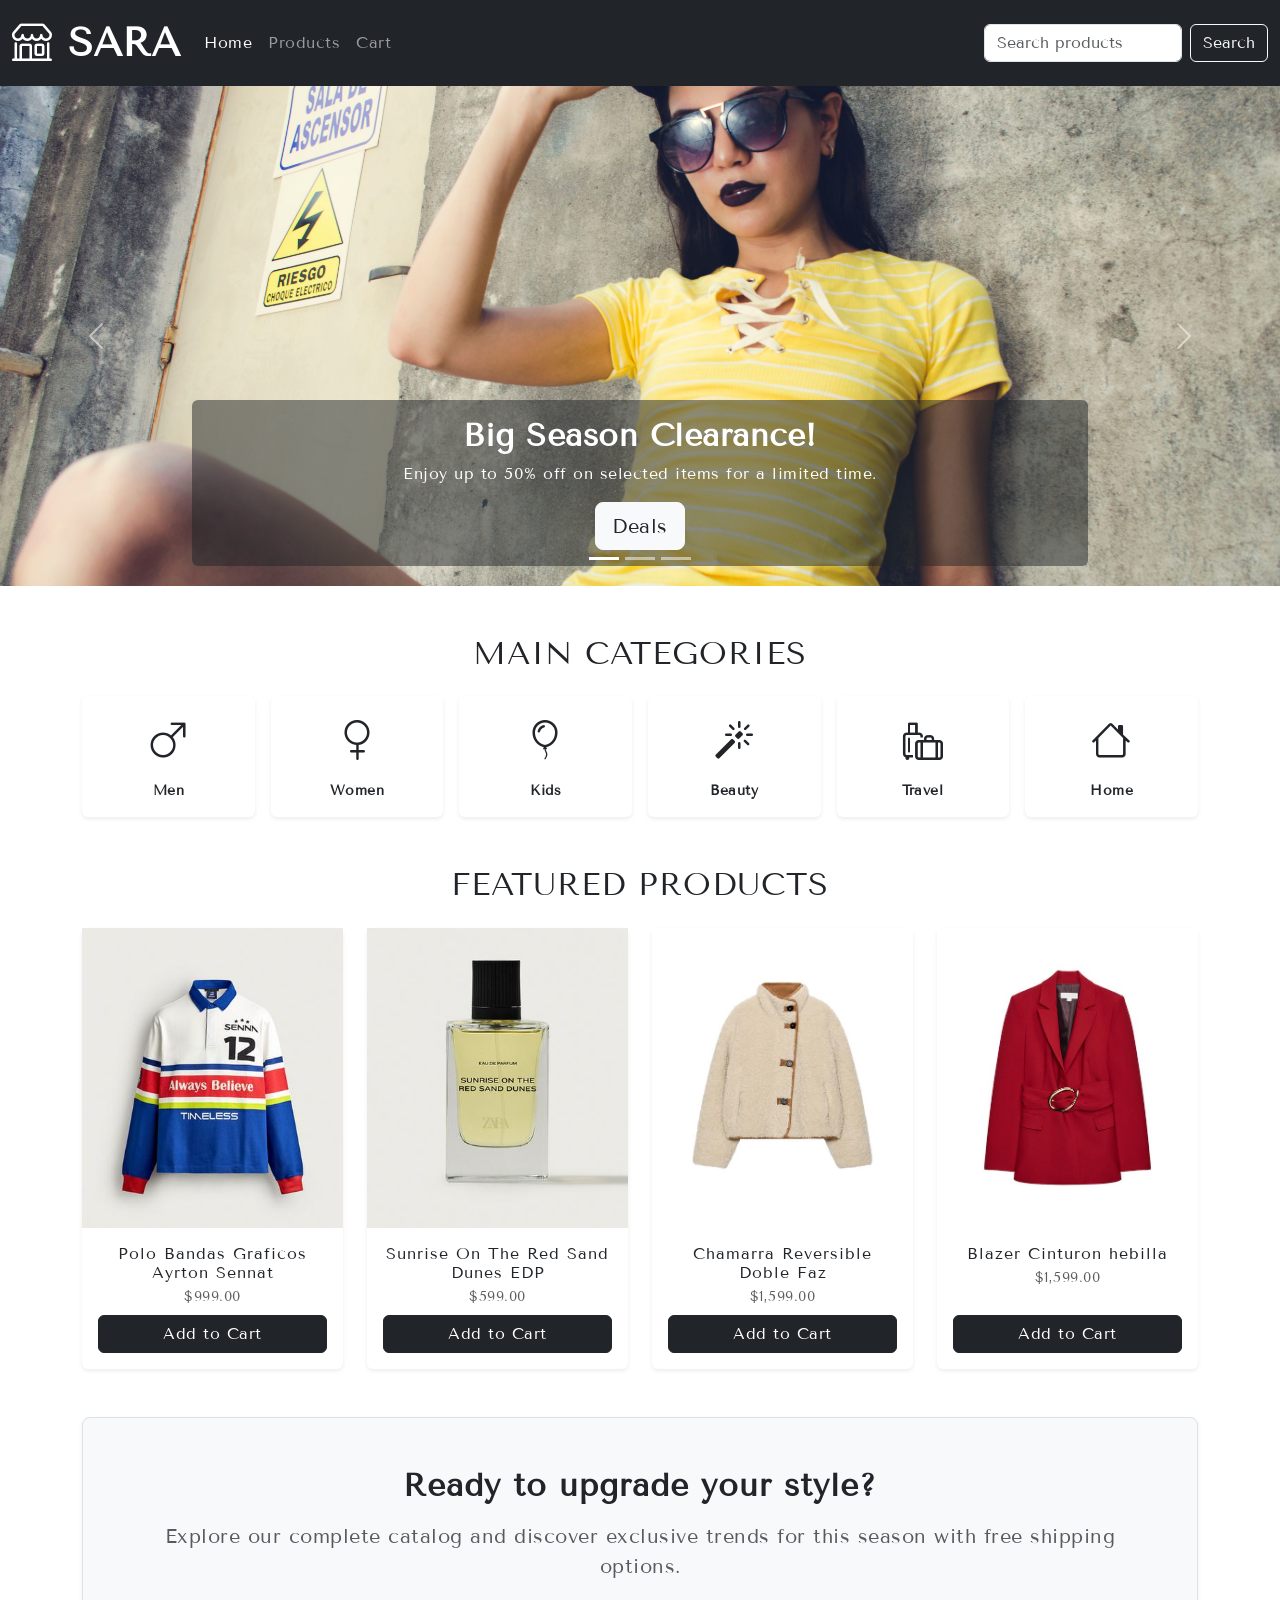
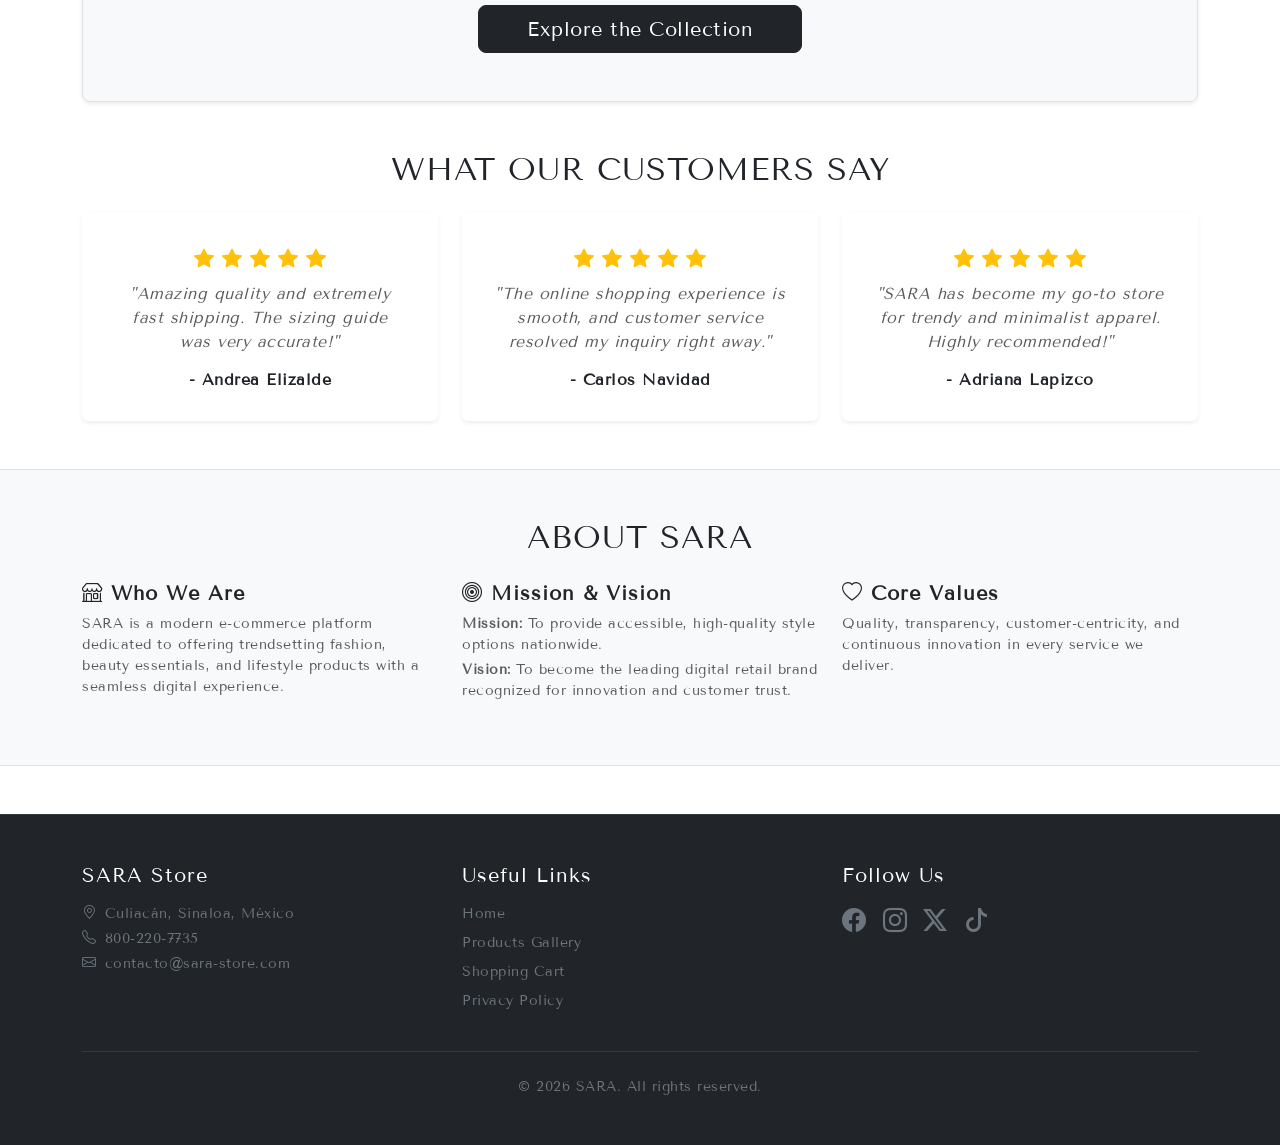
<file: Desarrollo de Sistemas Web II/index.html>
<!DOCTYPE html>
<html lang="en">
<head>
    <meta charset="UTF-8">
    <meta name="viewport" content="width=device-width, initial-scale=1.0">
    <title>SARA - Home</title>
    
    <!-- Bootstrap CSS and Google Fonts -->
    <link href="https://cdn.jsdelivr.net/npm/bootstrap@5.3.2/dist/css/bootstrap.min.css" rel="stylesheet">
    <link href="https://cdn.jsdelivr.net/npm/bootstrap-icons@1.11.1/font/bootstrap-icons.css" rel="stylesheet">
    <link href="https://fonts.googleapis.com/css2?family=Tenor+Sans&display=swap" rel="stylesheet">    
    
<link href="css/styles.css" rel="stylesheet">

</head>
<body class="d-flex flex-column min-vh-100">

<header class="sticky-top bg-dark text-white">
    <nav class="navbar navbar-expand-lg navbar-dark bg-dark">
        <div class="container-fluid">
            
            <a class="navbar-brand fw-bold fs-1 text-white" href="index.html" style="letter-spacing: 0px;">
                <i class="bi bi-shop me-3"></i>SARA
            </a>
            
            <button class="navbar-toggler" type="button" data-bs-toggle="collapse" data-bs-target="#menuNavegacion" aria-controls="menuNavegacion" aria-expanded="false" aria-label="Toggle navigation">
                <span class="navbar-toggler-icon"></span>
            </button>
            
            <div class="collapse navbar-collapse" id="menuNavegacion">
                <ul class="navbar-nav me-auto mb-2 mb-lg-0">
                    <li class="nav-item">
                        <a class="nav-link active" aria-current="page" href="index.html">Home</a>
                    </li>
                    <li class="nav-item">
                        <a class="nav-link" href="galeria.html">Products</a>
                    </li>
                    <li class="nav-item">
                        <a class="nav-link" href="carrito.html">Cart</a>
                    </li>
                </ul>
                
                <form class="d-flex" role="search">
                    <input class="form-control me-2" type="search" placeholder="Search products" aria-label="Search">
                    <button class="btn btn-outline-light" type="submit">Search</button>
                </form>
            </div>
        </div>
    </nav>
</header>

<main class="flex-grow-1">
    
    <div id="carruselPromociones" class="carousel slide mb-5" data-bs-ride="carousel">
      
      <div class="carousel-indicators">
        <button type="button" data-bs-target="#carruselPromociones" data-bs-slide-to="0" class="active" aria-current="true" aria-label="Promotion 1"></button>
        <button type="button" data-bs-target="#carruselPromociones" data-bs-slide-to="1" aria-label="Promotion 2"></button>
        <button type="button" data-bs-target="#carruselPromociones" data-bs-slide-to="2" aria-label="Promotion 3"></button>
      </div>

      <div class="carousel-inner">
        
        <div class="carousel-item active" data-bs-interval="5000">
          <img src="Img/oferta.jpg" class="d-block w-100 object-fit-cover" alt="End of Season Sale Banner" style="height: 500px;">
          <div class="carousel-caption d-none d-md-block bg-dark bg-opacity-50 rounded p-3">
            <h2 class="fw-bold">Big Season Clearance!</h2>
            <p>Enjoy up to 50% off on selected items for a limited time.</p>
            <a href="galeria.html" class="btn btn-light btn-lg text-dark">Deals</a>
          </div>
        </div>

        <div class="carousel-item" data-bs-interval="5000">
          <img src="Img/novedades.jpg.jpg" class="d-block w-100 object-fit-cover" style="height: 500px;" alt="New Releases Banner">
          <div class="carousel-caption d-none d-md-block bg-dark bg-opacity-50 rounded p-3">
            <h2 class="fw-bold">New Arrivals</h2>
            <p>Discover the latest and most innovative products just added to our catalog.</p>
            <a href="galeria.html" class="btn btn-light btn-lg text-dark">See What's New</a>
          </div>
        </div>

        <div class="carousel-item" data-bs-interval="5000">
          <img src="Img/enviosgratis.jpg" class="d-block w-100 object-fit-cover" style="height: 500px;" alt="Free Shipping Banner">
          <div class="carousel-caption d-none d-md-block bg-dark bg-opacity-50 rounded p-3">
            <h2 class="fw-bold text-light">Free Nationwide Shipping</h2>
            <p class="text-light">Place orders over $999 and receive your package at your doorstep at no extra cost.</p>
            <a href="galeria.html" class="btn btn-light btn-lg text-dark">Shop Now</a>
          </div>
        </div>

      </div>

      <button class="carousel-control-prev" type="button" data-bs-target="#carruselPromociones" data-bs-slide="prev">
        <span class="carousel-control-prev-icon" aria-hidden="true"></span>
        <span class="visually-hidden">Previous</span>
      </button>
      <button class="carousel-control-next" type="button" data-bs-target="#carruselPromociones" data-bs-slide="next">
        <span class="carousel-control-next-icon" aria-hidden="true"></span>
        <span class="visually-hidden">Next</span>
      </button>

    </div>

    <section class="container mb-5">
        <h2 class="product-title text-center text-uppercase mb-4">Main Categories</h2>
        <div class="row row-cols-2 row-cols-md-4 row-cols-lg-6 g-3 text-center">
            
            <div class="col">
                <a href="galeria.html" class="text-decoration-none text-dark">
                    <div class="card border-0 shadow-sm p-3 h-100 hover-card">
                        <div class="fs-1 text-dark mb-2"><i class="bi bi-gender-male"></i></div>
                        <p class="mb-0 fw-semibold small">Men</p>
                    </div>
                </a>
            </div>

            <div class="col">
                <a href="galeria.html" class="text-decoration-none text-dark">
                    <div class="card border-0 shadow-sm p-3 h-100 hover-card">
                        <div class="fs-1 text-dark mb-2"><i class="bi bi-gender-female"></i></div>
                        <p class="mb-0 fw-semibold small">Women</p>
                    </div>
                </a>
            </div>

            <div class="col">
                <a href="galeria.html" class="text-decoration-none text-dark">
                    <div class="card border-0 shadow-sm p-3 h-100 hover-card">
                        <div class="fs-1 text-dark mb-2"><i class="bi bi-balloon"></i></div>
                        <p class="mb-0 fw-semibold small">Kids</p>
                    </div>
                </a>
            </div>

            <div class="col">
                <a href="galeria.html" class="text-decoration-none text-dark">
                    <div class="card border-0 shadow-sm p-3 h-100 hover-card">
                        <div class="fs-1 text-dark mb-2"><i class="bi bi-magic"></i></div>
                        <p class="mb-0 fw-semibold small">Beauty</p>
                    </div>
                </a>
            </div>

            <div class="col">
                <a href="galeria.html" class="text-decoration-none text-dark">
                    <div class="card border-0 shadow-sm p-3 h-100 hover-card">
                        <div class="fs-1 text-dark mb-2"><i class="bi bi-luggage"></i></div>
                        <p class="mb-0 fw-semibold small">Travel</p>
                    </div>
                </a>
            </div>

            <div class="col">
                <a href="galeria.html" class="text-decoration-none text-dark">
                    <div class="card border-0 shadow-sm p-3 h-100 hover-card">
                        <div class="fs-1 text-dark mb-2"><i class="bi bi-house"></i></div>
                        <p class="mb-0 fw-semibold small">Home</p>
                    </div>
                </a>
            </div>

        </div>
    </section>

    <section class="container mb-5">
        <h2 class="product-title text-center text-uppercase mb-4">Featured Products</h2>
        <div class="row row-cols-1 row-cols-sm-2 row-cols-md-3 row-cols-lg-4 g-4">
            
            <div class="col">
                <div class="card h-100 border-0 shadow-sm">
                    <div class="card-img-container">
                        <img src="Img/productodestacado1.jpg" alt="Product">
                    </div>
                    <div class="card-body text-center d-flex flex-column justify-content-between">
                        <div>
                            <h5 class="card-title product-title fs-6 mb-1">Polo Bandas Graficos Ayrton Sennat</h5>
                            <p class="card-text text-muted small">$999.00</p>
                        </div>
                        <a href="galeria.html" class="btn btn-dark w-100 mt-2">Add to Cart</a>
                    </div>
                </div>
            </div>

            <div class="col">
                <div class="card h-100 border-0 shadow-sm">
                    <div class="card-img-container">
                        <img src="Img/productodestacado2.jpg" alt="Product">
                    </div>
                    <div class="card-body text-center d-flex flex-column justify-content-between">
                        <div>
                            <h5 class="card-title product-title fs-6 mb-1">Sunrise On The Red Sand Dunes EDP</h5>
                            <p class="card-text text-muted small">$599.00</p>
                        </div>
                        <a href="galeria.html" class="btn btn-dark w-100 mt-2">Add to Cart</a>
                    </div>
                </div>
            </div>

            <div class="col">
                <div class="card h-100 border-0 shadow-sm">
                    <div class="card-img-container">
                        <img src="Img/productodestacado3.jpg" alt="Product">
                    </div>
                    <div class="card-body text-center d-flex flex-column justify-content-between">
                        <div>
                            <h5 class="card-title product-title fs-6 mb-1">Chamarra Reversible Doble Faz</h5>
                            <p class="card-text text-muted small">$1,599.00</p>
                        </div>
                        <a href="galeria.html" class="btn btn-dark w-100 mt-2">Add to Cart</a>
                    </div>
                </div>
            </div>

            <div class="col">
                <div class="card h-100 border-0 shadow-sm">
                    <div class="card-img-container">
                        <img src="Img/productodestacado4.jpg" alt="Product">
                    </div>
                    <div class="card-body text-center d-flex flex-column justify-content-between">
                        <div>
                            <h5 class="card-title product-title fs-6 mb-1">Blazer Cinturon hebilla</h5>
                            <p class="card-text text-muted small">$1,599.00</p>
                        </div>
                        <a href="galeria.html" class="btn btn-dark w-100 mt-2">Add to Cart</a>
                    </div>
                </div>
            </div>

        </div>
    </section>

    <section class="container mb-5">
        <div class="p-5 text-center bg-light rounded-3 shadow-sm border">
            <h2 class="product-title fw-bold mb-3">Ready to upgrade your style?</h2>
            <p class="lead text-muted mb-4">Explore our complete catalog and discover exclusive trends for this season with free shipping options.</p>
            <a href="galeria.html" class="btn btn-dark btn-lg px-5">Explore the Collection</a>
        </div>
    </section>

    <section class="container mb-5">
        <h2 class="product-title text-center text-uppercase mb-4">What Our Customers Say</h2>
        <div class="row row-cols-1 row-cols-md-3 g-4">
            
            <div class="col">
                <div class="card h-100 border-0 shadow-sm p-3">
                    <div class="card-body text-center">
                        <div class="text-warning fs-5 mb-2">
                            <i class="bi bi-star-fill"></i>
                            <i class="bi bi-star-fill"></i>
                            <i class="bi bi-star-fill"></i>
                            <i class="bi bi-star-fill"></i>
                            <i class="bi bi-star-fill"></i>
                        </div>
                        <p class="card-text text-muted fst-italic">"Amazing quality and extremely fast shipping. The sizing guide was very accurate!"</p>
                        <h6 class="card-title fw-bold mb-0">- Andrea Elizalde</h6>
                    </div>
                </div>
            </div>

            <div class="col">
                <div class="card h-100 border-0 shadow-sm p-3">
                    <div class="card-body text-center">
                        <div class="text-warning fs-5 mb-2">
                            <i class="bi bi-star-fill"></i>
                            <i class="bi bi-star-fill"></i>
                            <i class="bi bi-star-fill"></i>
                            <i class="bi bi-star-fill"></i>
                            <i class="bi bi-star-fill"></i>
                        </div>
                        <p class="card-text text-muted fst-italic">"The online shopping experience is smooth, and customer service resolved my inquiry right away."</p>
                        <h6 class="card-title fw-bold mb-0">- Carlos Navidad</h6>
                    </div>
                </div>
            </div>

            <div class="col">
                <div class="card h-100 border-0 shadow-sm p-3">
                    <div class="card-body text-center">
                        <div class="text-warning fs-5 mb-2">
                            <i class="bi bi-star-fill"></i>
                            <i class="bi bi-star-fill"></i>
                            <i class="bi bi-star-fill"></i>
                            <i class="bi bi-star-fill"></i>
                            <i class="bi bi-star-fill"></i>
                        </div>
                        <p class="card-text text-muted fst-italic">"SARA has become my go-to store for trendy and minimalist apparel. Highly recommended!"</p>
                        <h6 class="card-title fw-bold mb-0">- Adriana Lapizco</h6>
                    </div>
                </div>
            </div>

        </div>
    </section>

    <section class="bg-light py-5 mb-5 border-top border-bottom">
        <div class="container">
            <h2 class="product-title text-center text-uppercase mb-4">About SARA</h2>
            <div class="row g-4 text-center text-md-start">
                
                <div class="col-md-4">
                    <h5 class="fw-bold product-title mb-2"><i class="bi bi-shop me-2"></i>Who We Are</h5>
                    <p class="text-muted small">SARA is a modern e-commerce platform dedicated to offering trendsetting fashion, beauty essentials, and lifestyle products with a seamless digital experience.</p>
                </div>

                <div class="col-md-4">
                    <h5 class="fw-bold product-title mb-2"><i class="bi bi-bullseye me-2"></i>Mission & Vision</h5>
                    <p class="text-muted small mb-1"><strong>Mission:</strong> To provide accessible, high-quality style options nationwide.</p>
                    <p class="text-muted small"><strong>Vision:</strong> To become the leading digital retail brand recognized for innovation and customer trust.</p>
                </div>

                <div class="col-md-4">
                    <h5 class="fw-bold product-title mb-2"><i class="bi bi-heart me-2"></i>Core Values</h5>
                    <p class="text-muted small mb-0">Quality, transparency, customer-centricity, and continuous innovation in every service we deliver.</p>
                </div>

            </div>
        </div>
    </section>
</main>

<footer class="bg-dark text-secondary py-5 mt-auto border-top border-secondary border-opacity-25">
    <div class="container">
        <div class="row g-4">
            
            <div class="col-md-4">
                <h5 class="text-white product-title mb-3">SARA Store</h5>
                <p class="small mb-1"><i class="bi bi-geo-alt me-2"></i>Culiacán, Sinaloa, México</p>
                <p class="small mb-1"><i class="bi bi-telephone me-2"></i>800-220-7735</p>
                <p class="small"><i class="bi bi-envelope me-2"></i>contacto@sara-store.com</p>
            </div>

            <div class="col-md-4">
                <h5 class="text-white product-title mb-3">Useful Links</h5>
                <ul class="list-unstyled small">
                    <li class="mb-2"><a href="index.html" class="text-secondary text-decoration-none">Home</a></li>
                    <li class="mb-2"><a href="galeria.html" class="text-secondary text-decoration-none">Products Gallery</a></li>
                    <li class="mb-2"><a href="carrito.html" class="text-secondary text-decoration-none">Shopping Cart</a></li>
                    <li class="mb-2"><a href="#" class="text-secondary text-decoration-none">Privacy Policy</a></li>
                </ul>
            </div>

            <div class="col-md-4">
                <h5 class="text-white product-title mb-3">Follow Us</h5>
                <div class="fs-4 d-flex gap-3">
                    <a href="#" class="text-secondary"><i class="bi bi-facebook"></i></a>
                    <a href="#" class="text-secondary"><i class="bi bi-instagram"></i></a>
                    <a href="#" class="text-secondary"><i class="bi bi-twitter-x"></i></a>
                    <a href="#" class="text-secondary"><i class="bi bi-tiktok"></i></a>
                </div>
            </div>

        </div>

        <hr class="border-secondary my-4">

        <div class="text-center small">
            <p class="mb-0">&copy; 2026 SARA. All rights reserved.</p>
        </div>
    </div>
</footer>

<script src="https://cdn.jsdelivr.net/npm/bootstrap@5.3.2/dist/js/bootstrap.bundle.min.js"></script>

</body>
</html>
</file>
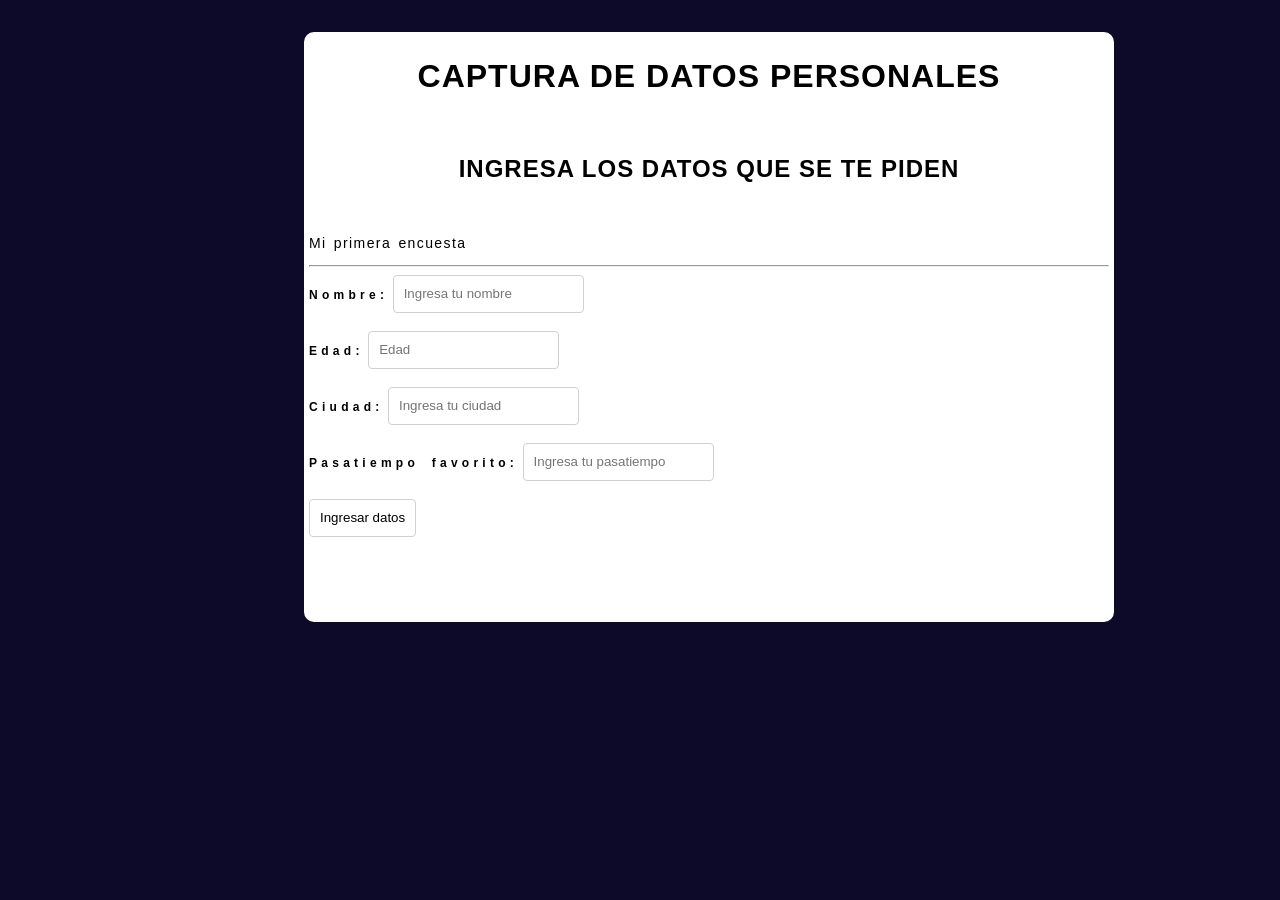
<file: Desarrollo de Sistemas Web I/Proyecto/Index.html>
<!DOCTYPE html>
<html lang="es">
<head>
    <meta charset="UTF-8">
    <meta name="viewport" content="width=device-width, initial-scale=1.0">
    <title>Captura de datos</title>
    <link rel="stylesheet" href="Css/Style.css">
</head>
<body>
<div class="dive">
    <h1>Captura de datos personales</h1>
    <br>
    <h2>Ingresa los datos que se te piden</h2>
    <br>
    <p>Mi primera encuesta</p>    
    <hr>
    
    <label for="name">Nombre:</label>
    <input type="text" id="name" name="name" placeholder="Ingresa tu nombre">
    <br><br> 

    <label for="age">Edad:</label>
    <input type="number" id="age" name="age" placeholder="Edad">
    <br><br>

    <label for="city">Ciudad:</label>
    <input type="text" id="city" name="city" placeholder="Ingresa tu ciudad">
    <br><br>
    
    <label for="hobby">Pasatiempo favorito:</label>
    <input type="text" id="hobby" name="hobby" placeholder="Ingresa tu pasatiempo">
    <br><br>
    
    <!-- Corregida la extensión a .html y limpio el input -->
    <a href="Resultados.html">
        <input type="button" value="Ingresar datos">
    </a>
</div>
</body>
</html>
</file>
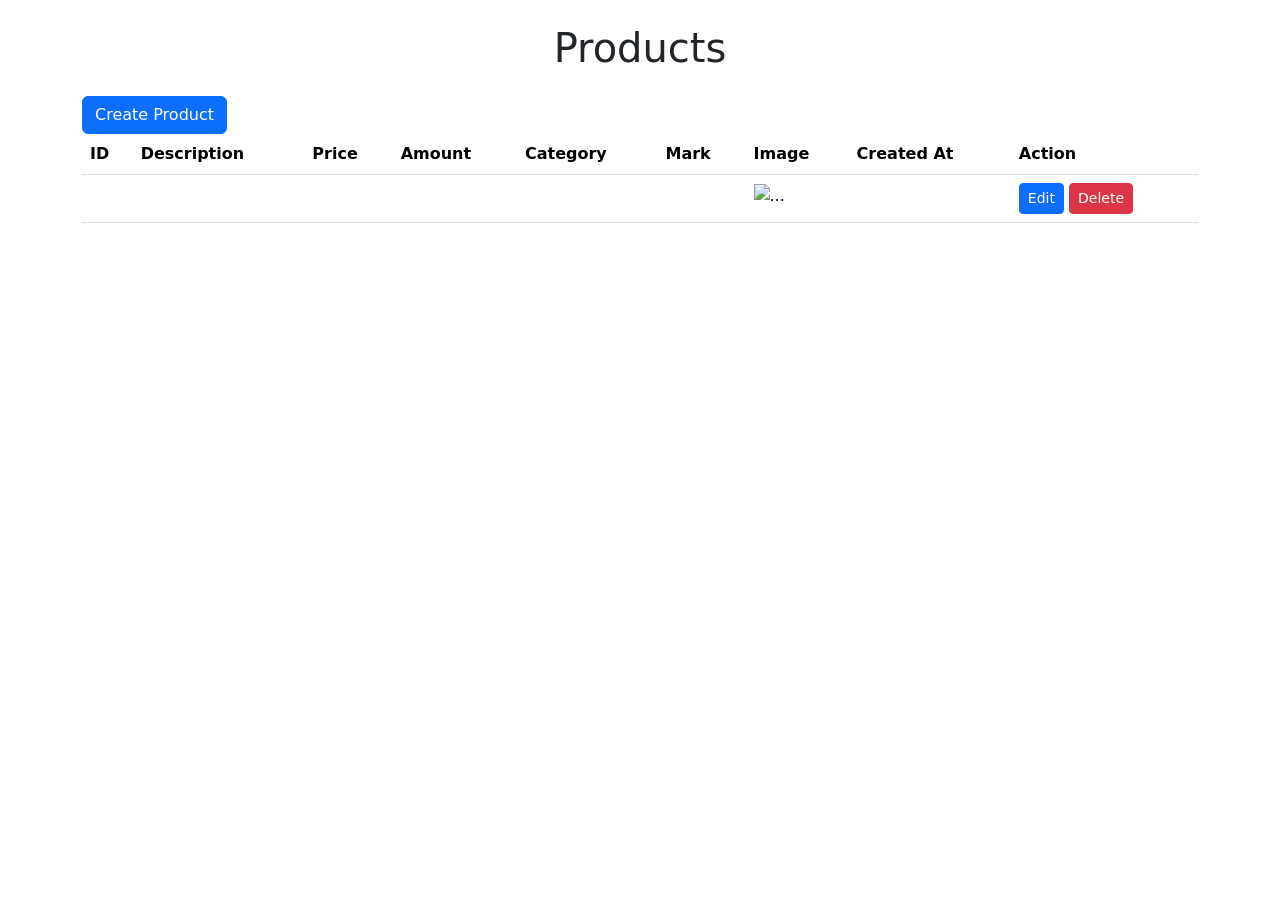
<file: Desarrollo de Sistemas Web II/Actividad 3/src/main/resources/templates/Products/index.html>
<!doctype html>
<html lang="en">
  <head>
    <meta charset="utf-8">
    <meta name="viewport" content="width=device-width, initial-scale=1">
    <title>Best Store</title>
    <link href="https://cdn.jsdelivr.net/npm/bootstrap@5.3.2/dist/css/bootstrap.min.css" rel="stylesheet" integrity="sha384-T3c6CoIi6uLrA9TneNEoa7RxnatzjcDSCmG1MXxSR1GAsXEV/Dwwykc2MPK8M2HN" crossorigin="anonymous">
  </head>
  <body>
    <div class="container">
        <h1 class="text-center my-4">Products</h1>
        
        <a class="btn btn-primary" href="/products/create">Create Product</a>
        
        <table class="table">
          <thead>
            <tr>
              <th>ID</th>
              <th>Description</th>
              <th>Price</th>
              <th>Amount</th>
              <th>Category</th>
              <th>Mark</th>
              <th>Image</th>
              <th>Created At</th> <!-- 1. Agregado aquí -->
              <th>Action</th>
            </tr>
          </thead>
          <tbody>
            <tr th:each="product : ${products}">
              <td th:text="${product.id}"></td>
              <td th:text="${product.description}"></td>
              <td th:text="${'$'+product.price}"></td>
              <td th:text="${product.amount}"></td>
              <td th:text="${product.category.description}"></td>
              <td th:text="${product.mark.description}"></td>
              <td>
                <img th:src="@{'/images/' + ${product.imageFileName}}" 
                    alt="..." width="100">
              </td>
                <td th:text="${product.createdAt != null ? product.createdAt.toString().substring(0, 10) : 'Sin fecha'}"></td>              <td style="white-space:nowrap">
                   <a class="btn btn-primary btn-sm" th:href="@{/products/edit(id=${product.id})}">Edit</a> 
                   <a class="btn btn-danger btn-sm" 
                          th:href="@{/products/delete(id=${product.id})}"
                          onclick="return confirm('Are you sure?')">Delete</a>
              </td>
            </tr>
          </tbody>
        </table>
    </div>
    <script src="https://cdn.jsdelivr.net/npm/bootstrap@5.3.2/dist/js/bootstrap.bundle.min.js" 
integrity="sha384-C6RzsynM9kWDrMNeT87bh95OGNyZPhcTNXj1NW7RuBCsyN/o0jlpcV8Qyq46cDfL" crossorigin="anonymous"></script>
  </body>
</html>
</file>
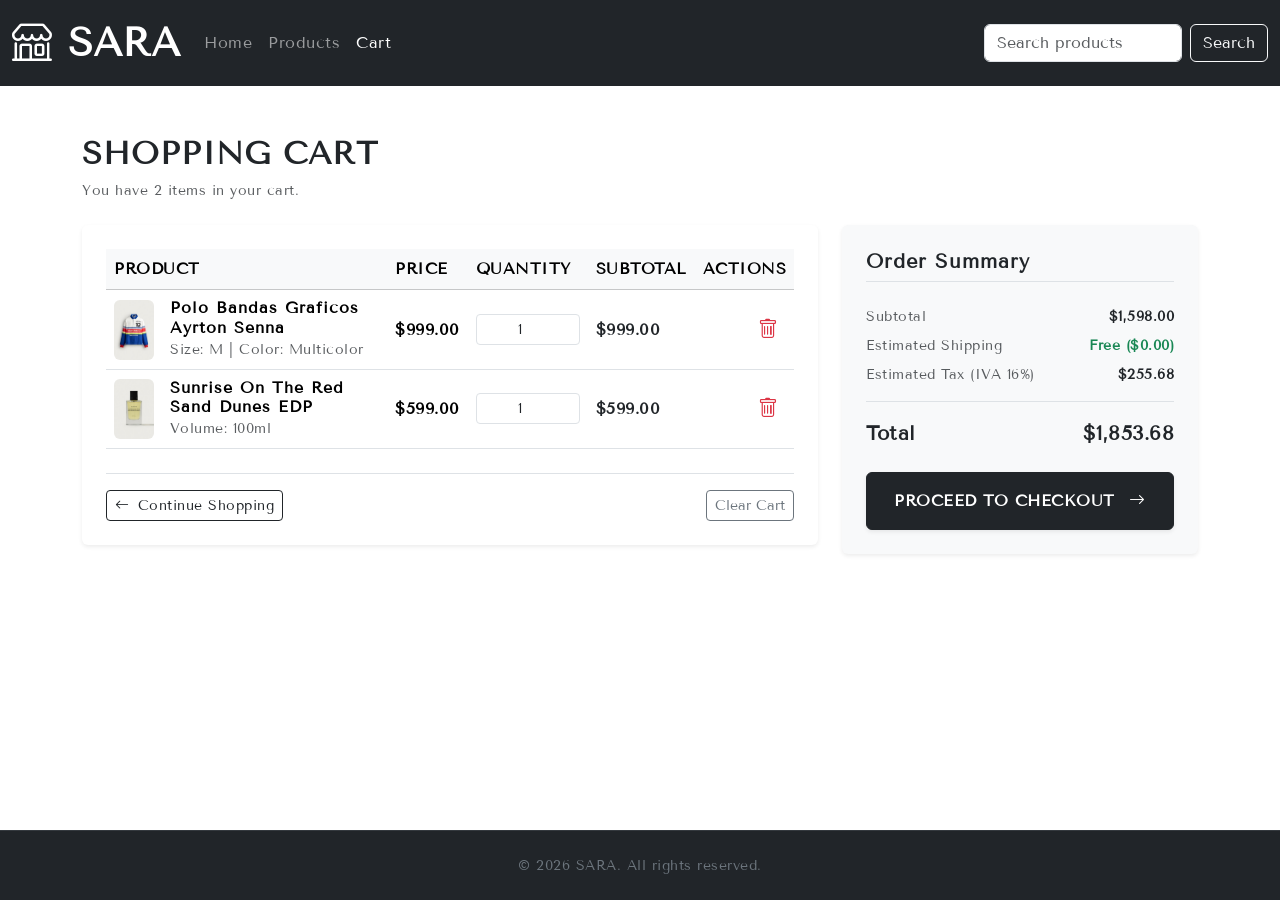
<file: Desarrollo de Sistemas Web II/carrito.html>
<!DOCTYPE html>
<html lang="en">
<head>
    <meta charset="UTF-8">
    <meta name="viewport" content="width=device-width, initial-scale=1.0">
    <title>SARA - Shopping Cart</title>
    
    <link href="https://cdn.jsdelivr.net/npm/bootstrap@5.3.2/dist/css/bootstrap.min.css" rel="stylesheet">
    <link href="https://cdn.jsdelivr.net/npm/bootstrap-icons@1.11.1/font/bootstrap-icons.css" rel="stylesheet">
    <link href="https://fonts.googleapis.com/css2?family=Tenor+Sans&display=swap" rel="stylesheet">    
    
    <link href="css/styles.css" rel="stylesheet">
</head>
<body class="d-flex flex-column min-vh-100">

<header class="sticky-top bg-dark text-white">
    <nav class="navbar navbar-expand-lg navbar-dark bg-dark">
        <div class="container-fluid">
            <a class="navbar-brand fw-bold fs-1 text-white" href="index.html" style="letter-spacing: 0px;">
                <i class="bi bi-shop me-3"></i>SARA
            </a>
            <button class="navbar-toggler" type="button" data-bs-toggle="collapse" data-bs-target="#menuNavegacion" aria-controls="menuNavegacion" aria-expanded="false" aria-label="Toggle navigation">
                <span class="navbar-toggler-icon"></span>
            </button>
            <div class="collapse navbar-collapse" id="menuNavegacion">
                <ul class="navbar-nav me-auto mb-2 mb-lg-0">
                    <li class="nav-item">
                        <a class="nav-link" href="index.html">Home</a>
                    </li>
                    <li class="nav-item">
                        <a class="nav-link" href="galeria.html">Products</a>
                    </li>
                    <li class="nav-item">
                        <a class="nav-link active" aria-current="page" href="carrito.html"></i>Cart
                        </a>
                    </li>
                </ul>
                <form class="d-flex" role="search">
                    <input class="form-control me-2" type="search" placeholder="Search products" aria-label="Search">
                    <button class="btn btn-outline-light" type="submit">Search</button>
                </form>
            </div>
        </div>
    </nav>
</header>

<main class="flex-grow-1 container py-5">
    
    <div class="mb-4">
        <h2 class="product-title fw-bold text-uppercase">Shopping Cart</h2>
        <p class="text-muted small">You have 2 items in your cart.</p>
    </div>

    <div class="row g-4">
        
        <div class="col-lg-8">
            <div class="card border-0 shadow-sm p-4 mb-4">
                <div class="table-responsive">
                    <table class="table align-middle mb-0">
                        <thead class="table-light text-uppercase fs-7">
                            <tr>
                                <th scope="col">Product</th>
                                <th scope="col">Price</th>
                                <th scope="col" style="width: 120px;">Quantity</th>
                                <th scope="col">Subtotal</th>
                                <th scope="col" class="text-end">Actions</th>
                            </tr>
                        </thead>
                        <tbody>
                            
                            <tr>
                                <td>
                                    <div class="d-flex align-items-center gap-3">
                                        <img src="Img/productodestacado1.jpg" alt="Product" class="rounded" style="width: 60px; height: 60px; object-fit: cover;">
                                        <div>
                                            <h6 class="product-title fw-bold fs-6 mb-0">Polo Bandas Graficos Ayrton Senna</h6>
                                            <small class="text-muted">Size: M | Color: Multicolor</small>
                                        </div>
                                    </div>
                                </td>
                                <td class="fw-semibold">$999.00</td>
                                <td>
                                    <input type="number" class="form-control form-control-sm text-center" value="1" min="1" max="10">
                                </td>
                                <td class="fw-bold text-dark">$999.00</td>
                                <td class="text-end">
                                    <button class="btn btn-outline-danger btn-sm border-0" title="Remove item">
                                        <i class="bi bi-trash fs-5"></i>
                                    </button>
                                </td>
                            </tr>

                            <tr>
                                <td>
                                    <div class="d-flex align-items-center gap-3">
                                        <img src="Img/productodestacado2.jpg" alt="Product" class="rounded" style="width: 60px; height: 60px; object-fit: cover;">
                                        <div>
                                            <h6 class="product-title fw-bold fs-6 mb-0">Sunrise On The Red Sand Dunes EDP</h6>
                                            <small class="text-muted">Volume: 100ml</small>
                                        </div>
                                    </div>
                                </td>
                                <td class="fw-semibold">$599.00</td>
                                <td>
                                    <input type="number" class="form-control form-control-sm text-center" value="1" min="1" max="10">
                                </td>
                                <td class="fw-bold text-dark">$599.00</td>
                                <td class="text-end">
                                    <button class="btn btn-outline-danger btn-sm border-0" title="Remove item">
                                        <i class="bi bi-trash fs-5"></i>
                                    </button>
                                </td>
                            </tr>

                        </tbody>
                    </table>
                </div>

                <div class="mt-4 pt-3 border-top d-flex justify-content-between align-items-center">
                    <a href="galeria.html" class="btn btn-outline-dark btn-sm">
                        <i class="bi bi-arrow-left me-2"></i>Continue Shopping
                    </a>
                    <button class="btn btn-outline-secondary btn-sm">Clear Cart</button>
                </div>
            </div>
        </div>

        <div class="col-lg-4">

            <div class="card border-0 shadow-sm p-4 bg-light">
                <h5 class="product-title fw-bold mb-4 fs-5 border-bottom pb-2">Order Summary</h5>
                
                <div class="d-flex justify-content-between mb-2 small text-muted">
                    <span>Subtotal</span>
                    <span class="fw-semibold text-dark">$1,598.00</span>
                </div>
                
                <div class="d-flex justify-content-between mb-2 small text-muted">
                    <span>Estimated Shipping</span>
                    <span class="text-success fw-semibold">Free ($0.00)</span>
                </div>

                <div class="d-flex justify-content-between mb-3 small text-muted border-bottom pb-3">
                    <span>Estimated Tax (IVA 16%)</span>
                    <span class="fw-semibold text-dark">$255.68</span>
                </div>

                <div class="d-flex justify-content-between mb-4">
                    <span class="fw-bold fs-5">Total</span>
                    <span class="fw-bold fs-5 text-dark">$1,853.68</span>
                </div>

                <a href="#" class="btn btn-dark w-100 py-3 text-uppercase fw-bold shadow-sm">
                    Proceed to Checkout <i class="bi bi-arrow-right ms-2"></i>
                </a>
            </div>

        </div>

    </div>

</main>

<footer class="bg-dark text-secondary py-4 mt-auto border-top border-secondary border-opacity-25">
    <div class="container text-center">
        <p class="mb-0 small">&copy; 2026 SARA. All rights reserved.</p>
    </div>
</footer>

<script src="https://cdn.jsdelivr.5.3.2/dist/js/bootstrap.bundle.min.js"></script>
</body>
</html>
</file>
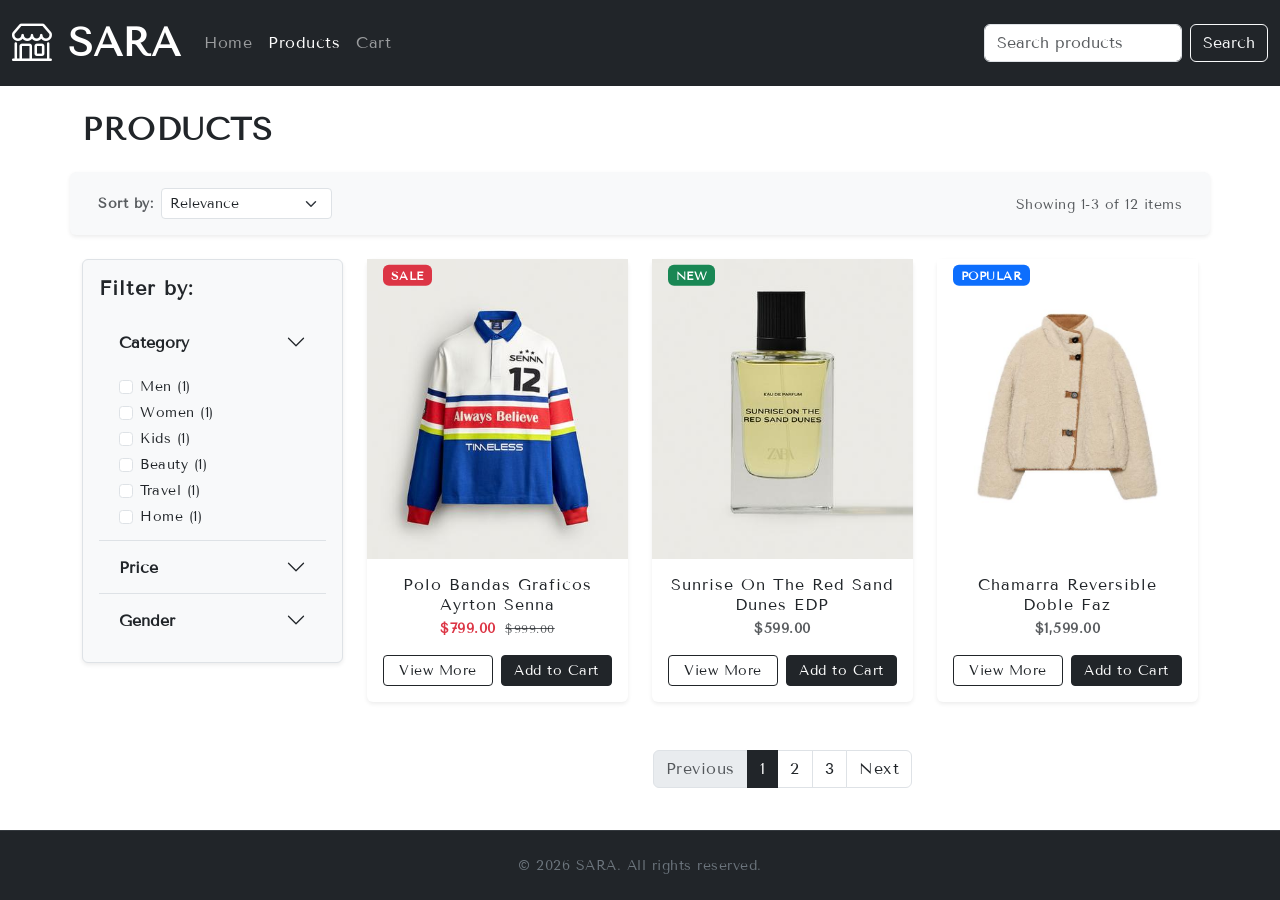
<file: Desarrollo de Sistemas Web II/galeria.html>
<!DOCTYPE html>
<html lang="en">
<head>
    <meta charset="UTF-8">
    <meta name="viewport" content="width=device-width, initial-scale=1.0">
    <title>SARA - Products Gallery</title>
    
    <link href="https://cdn.jsdelivr.net/npm/bootstrap@5.3.2/dist/css/bootstrap.min.css" rel="stylesheet">
    <link href="https://cdn.jsdelivr.net/npm/bootstrap-icons@1.11.1/font/bootstrap-icons.css" rel="stylesheet">
    <link href="https://fonts.googleapis.com/css2?family=Tenor+Sans&display=swap" rel="stylesheet">    
    
    <link href="css/styles.css" rel="stylesheet">
</head>
<body class="d-flex flex-column min-vh-100">

<header class="sticky-top bg-dark text-white">
    <nav class="navbar navbar-expand-lg navbar-dark bg-dark">
        <div class="container-fluid">
            <a class="navbar-brand fw-bold fs-1 text-white" href="index.html" style="letter-spacing: 0px;">
                <i class="bi bi-shop me-3"></i>SARA
            </a>
            <button class="navbar-toggler" type="button" data-bs-toggle="collapse" data-bs-target="#menuNavegacion" aria-controls="menuNavegacion" aria-expanded="false" aria-label="Toggle navigation">
                <span class="navbar-toggler-icon"></span>
            </button>
            <div class="collapse navbar-collapse" id="menuNavegacion">
                <ul class="navbar-nav me-auto mb-2 mb-lg-0">
                    <li class="nav-item">
                        <a class="nav-link" href="index.html">Home</a>
                    </li>
                    <li class="nav-item">
                        <a class="nav-link active" aria-current="page" href="galeria.html">Products</a>
                    </li>
                    <li class="nav-item">
                        <a class="nav-link" href="carrito.html"></i>Cart
                        </a>
                    </li>
                </ul>
                <form class="d-flex" role="search">
                    <input class="form-control me-2" type="search" placeholder="Search products" aria-label="Search">
                    <button class="btn btn-outline-light" type="submit">Search</button>
                </form>
            </div>
        </div>
    </nav>
</header>

<main class="flex-grow-1 container py-4">
    
    <div class="mb-4">
        <h2 class="product-title fw-bold text-uppercase">Products</h2>
    </div>

    <div class="row bg-light p-3 rounded mb-4 align-items-center shadow-sm">
        <div class="col-md-6 d-flex align-items-center gap-2 mb-2 mb-md-0">
            <label class="fw-semibold small text-muted">Sort by:</label>
            <select class="form-select form-select-sm w-auto">
                <option selected>Relevance</option>
                <option value="price-asc">Price: Low to High</option>
                <option value="price-desc">Price: High to Low</option>
                <option value="popularity">Popularity</option>
            </select>
        </div>
        <div class="col-md-6 text-md-end">
            <span class="small text-muted">Showing 1-3 of 12 items</span>
        </div>
    </div>

    <div class="row">
        
        <aside class="col-lg-3 mb-4">
            <div class="p-3 bg-light rounded shadow-sm border">
                <h5 class="product-title fw-bold mb-3 fs-5">Filter by:</h5>
                
                <div class="accordion accordion-flush" id="filterAccordion">
                    
                    <div class="accordion-item bg-transparent">
                        <h2 class="accordion-header" id="headingCategory">
                            <button class="accordion-button collapsed bg-transparent fw-semibold" type="button" data-bs-toggle="collapse" data-bs-target="#collapseCategory">
                                Category
                            </button>
                        </h2>
                        <div id="collapseCategory" class="accordion-collapse collapse show" data-bs-parent="#filterAccordion">
                            <div class="accordion-body small py-2">
                                <div class="form-check"><input class="form-check-input" type="checkbox" id="cat1"><label class="form-check-label" for="cat1">Men (1)</label></div>
                                <div class="form-check"><input class="form-check-input" type="checkbox" id="cat2"><label class="form-check-label" for="cat2">Women (1)</label></div>
                                <div class="form-check"><input class="form-check-input" type="checkbox" id="cat3"><label class="form-check-label" for="cat3">Kids (1)</label></div>
                                <div class="form-check"><input class="form-check-input" type="checkbox" id="cat3"><label class="form-check-label" for="cat3">Beauty (1)</label></div>
                                <div class="form-check"><input class="form-check-input" type="checkbox" id="cat3"><label class="form-check-label" for="cat3">Travel (1)</label></div>
                                <div class="form-check"><input class="form-check-input" type="checkbox" id="cat3"><label class="form-check-label" for="cat3">Home (1)</label></div>

                            </div>
                        </div>
                    </div>

                    <div class="accordion-item bg-transparent">
                        <h2 class="accordion-header" id="headingPrice">
                            <button class="accordion-button collapsed bg-transparent fw-semibold" type="button" data-bs-toggle="collapse" data-bs-target="#collapsePrice">
                                Price
                            </button>
                        </h2>
                        <div id="collapsePrice" class="accordion-collapse collapse" data-bs-parent="#filterAccordion">
                            <div class="accordion-body small py-2">
                                <div class="form-check"><input class="form-check-input" type="checkbox" id="p1"><label class="form-check-label" for="p1">Under $500</label></div>
                                <div class="form-check"><input class="form-check-input" type="checkbox" id="p2"><label class="form-check-label" for="p2">$500 - $1,000</label></div>
                                <div class="form-check"><input class="form-check-input" type="checkbox" id="p3"><label class="form-check-label" for="p3">Over $1,000</label></div>
                            </div>
                        </div>
                    </div>

                    <div class="accordion-item bg-transparent">
                        <h2 class="accordion-header" id="headingBrand">
                            <button class="accordion-button collapsed bg-transparent fw-semibold" type="button" data-bs-toggle="collapse" data-bs-target="#collapseBrand">
                                Gender
                            </button>
                        </h2>
                        <div id="collapseBrand" class="accordion-collapse collapse" data-bs-parent="#filterAccordion">
                            <div class="accordion-body small py-2">
                                <div class="form-check"><input class="form-check-input" type="checkbox" id="b1"><label class="form-check-label" for="b1">Male</label></div>
                                <div class="form-check"><input class="form-check-input" type="checkbox" id="b2"><label class="form-check-label" for="b2">Female</label></div>
                                <div class="form-check"><input class="form-check-input" type="checkbox" id="b1"><label class="form-check-label" for="b1">Kids</label></div>

                            </div>
                        </div>
                    </div>

                </div>
            </div>
        </aside>

        <section class="col-lg-9">
            <div class="row row-cols-1 row-cols-sm-2 row-cols-md-3 g-4">
                
                <div class="col">
                    <div class="card h-100 border-0 shadow-sm position-relative">
                        <!-- Badge / Etiqueta -->
                        <span class="position-absolute top-0 start-0 translate-middle-y ms-3 mt-3 badge bg-danger text-uppercase small">Sale</span>
                        
                        <div class="card-img-container">
                            <img src="Img/productodestacado1.jpg" alt="Product">
                        </div>
                        <div class="card-body text-center d-flex flex-column justify-content-between">
                            <div>
                                <h5 class="card-title product-title fs-6 mb-1">Polo Bandas Graficos Ayrton Senna</h5>
                                <p class="card-text text-muted small mb-0">
                                    <span class="text-danger fw-bold">$799.00</span> 
                                    <span class="text-decoration-line-through small text-muted ms-1">$999.00</span>
                                </p>
                            </div>
                            <div class="mt-3 d-flex gap-2">
                                <a href="#" class="btn btn-outline-dark btn-sm w-50">View More</a>
                                <a href="carrito.html" class="btn btn-dark btn-sm w-50">Add to Cart</a>
                            </div>
                        </div>
                    </div>
                </div>

                <div class="col">
                    <div class="card h-100 border-0 shadow-sm position-relative">
                        <span class="position-absolute top-0 start-0 translate-middle-y ms-3 mt-3 badge bg-success text-uppercase small">New</span>
                        
                        <div class="card-img-container">
                            <img src="Img/productodestacado2.jpg" alt="Product">
                        </div>
                        <div class="card-body text-center d-flex flex-column justify-content-between">
                            <div>
                                <h5 class="card-title product-title fs-6 mb-1">Sunrise On The Red Sand Dunes EDP</h5>
                                <p class="card-text text-muted small mb-0 fw-bold">$599.00</p>
                            </div>
                            <div class="mt-3 d-flex gap-2">
                                <a href="#" class="btn btn-outline-dark btn-sm w-50">View More</a>
                                <a href="carrito.html" class="btn btn-dark btn-sm w-50">Add to Cart</a>
                            </div>
                        </div>
                    </div>
                </div>

                <div class="col">
                    <div class="card h-100 border-0 shadow-sm position-relative">
                        <span class="position-absolute top-0 start-0 translate-middle-y ms-3 mt-3 badge bg-primary text-uppercase small">Popular</span>
                        
                        <div class="card-img-container">
                            <img src="Img/productodestacado3.jpg" alt="Product">
                        </div>
                        <div class="card-body text-center d-flex flex-column justify-content-between">
                            <div>
                                <h5 class="card-title product-title fs-6 mb-1">Chamarra Reversible Doble Faz</h5>
                                <p class="card-text text-muted small mb-0 fw-bold">$1,599.00</p>
                            </div>
                            <div class="mt-3 d-flex gap-2">
                                <a href="#" class="btn btn-outline-dark btn-sm w-50">View More</a>
                                <a href="carrito.html" class="btn btn-dark btn-sm w-50">Add to Cart</a>
                            </div>
                        </div>
                    </div>
                </div>

            </div>

            <nav class="mt-5" aria-label="Page navigation">
                <ul class="pagination justify-content-center">
                    <li class="page-item disabled"><a class="page-link" href="#" tabindex="-1">Previous</a></li>
                    <li class="page-item active"><a class="page-link bg-dark border-dark" href="#">1</a></li>
                    <li class="page-item"><a class="page-link text-dark" href="#">2</a></li>
                    <li class="page-item"><a class="page-link text-dark" href="#">3</a></li>
                    <li class="page-item"><a class="page-link text-dark" href="#">Next</a></li>
                </ul>
            </nav>

        </section>

    </div>

</main>

<footer class="bg-dark text-secondary py-4 mt-auto border-top border-secondary border-opacity-25">
    <div class="container text-center">
        <p class="mb-0 small">&copy; 2026 SARA. All rights reserved.</p>
    </div>
</footer>

<script src="https://cdn.jsdelivr.net/npm/bootstrap@5.3.2/dist/js/bootstrap.bundle.min.js"></script>
</body>
</html>
</file>
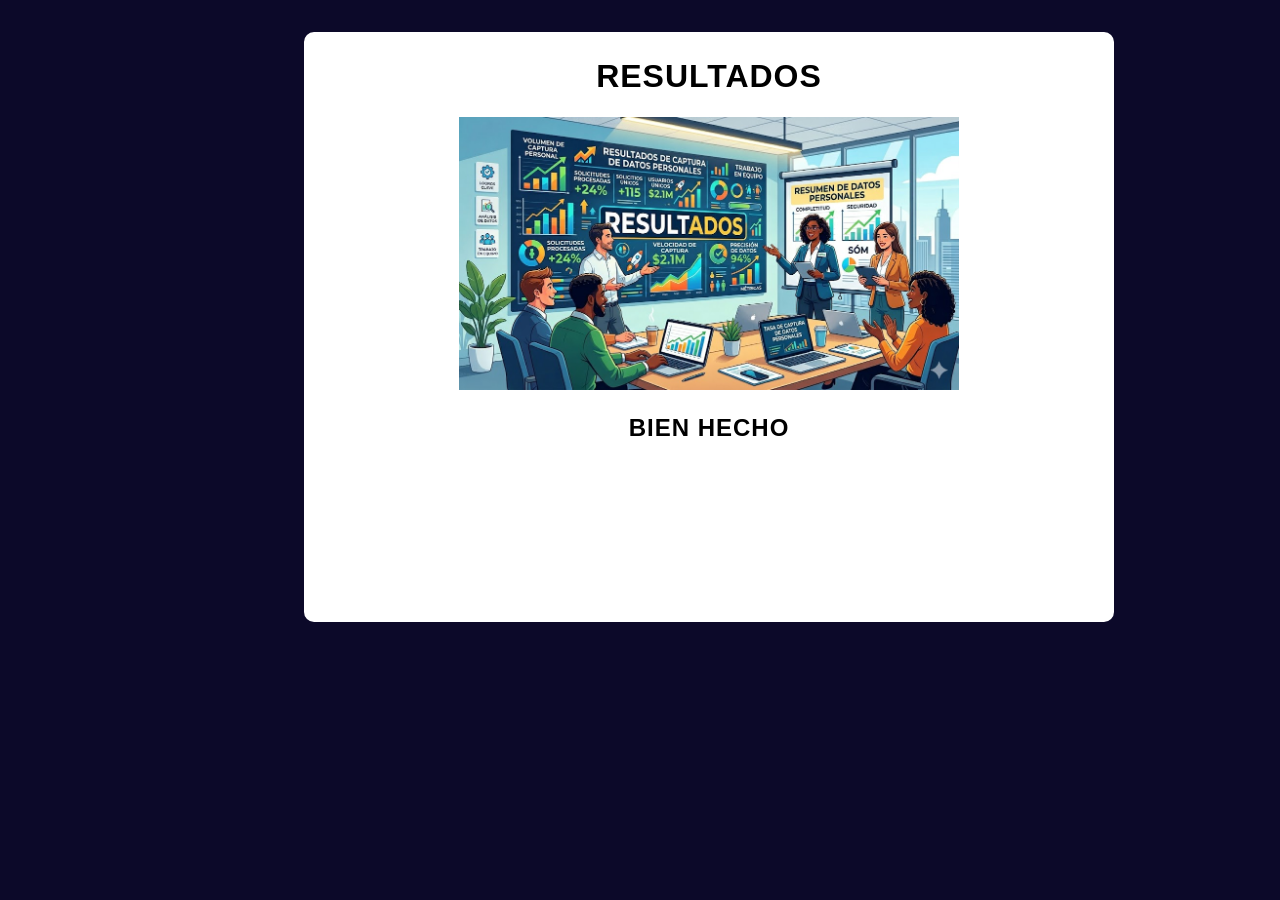
<file: Desarrollo de Sistemas Web I/Proyecto/Resultados.html>
<!DOCTYPE html>
<html lang="es">
<head>
    <meta charset="UTF-8">
    <meta name="viewport" content="width=device-width, initial-scale=1.0">
    <title>Resultados de datos</title>
    <link rel="stylesheet" href="Css/Style.css">
</head>
<body>
    <div class="dive2">
        <h1>Resultados</h1>
        <center>
            <img src="Img/Resultados.jpg" alt="Resultados" width="500">
        </center>
        <h2>Bien hecho</h2>
    </div>
</body>
</html>
</file>
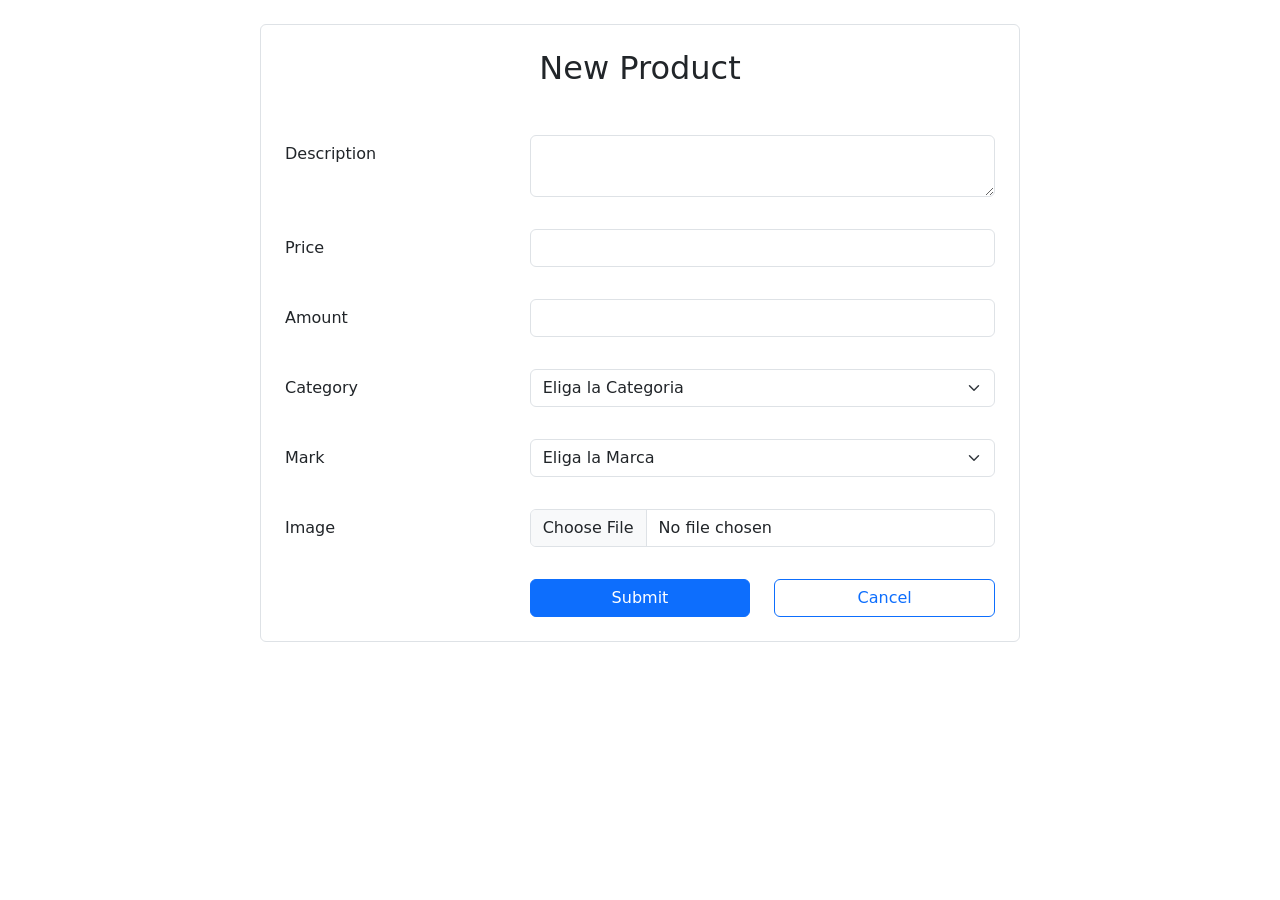
<file: Desarrollo de Sistemas Web II/Actividad 3/src/main/resources/templates/Products/CreateProduct.html>
<!doctype html>
<html lang="en">
  <head>
    <meta charset="utf-8">
    <meta name="viewport" content="width=device-width, initial-scale=1">
    <title>Best Store</title>
    <link href="https://cdn.jsdelivr.net/npm/bootstrap@5.3.2/dist/css/bootstrap.min.css" rel="stylesheet" integrity="sha384-T3c6CoIi6uLrA9TneNEoa7RxnatzjcDSCmG1MXxSR1GAsXEV/Dwwykc2MPK8M2HN" crossorigin="anonymous">
  </head>
  <body>
    <div class="container">
      <div class="row">
      <div class="col-md-8 mx-auto rounded border p-4 m-4">
        <h2 class="text-center mb-5">New Product</h2>
        
        <form method="post" enctype="multipart/form-data" th:object="${productDto}">
          <div class="row mb-3">
            <label class="col-sm-4 col-form-label">Description</label>
            <div class="col-sm-8">
                <textarea class="form-control" th:field="${productDto.description}"></textarea>
                <p th:if="${#fields.hasErrors('description')}" th:errorclass="text-danger" 
                  th:errors="${productDto.description}" ></p>
            </div>
          </div>


          <div class="row mb-3">
            <label class="col-sm-4 col-form-label">Price</label>
            <div class="col-sm-8">
                <input class="form-control" type="number" step="0.01" min="0" th:field="${productDto.price}">
                <p th:if="${#fields.hasErrors('price')}" th:errorclass="text-danger" 
                  th:errors="${productDto.price}" ></p>
            </div>
          </div>


          <div class="row mb-3">
            <label class="col-sm-4 col-form-label">Amount</label>
            <div class="col-sm-8">
                <input class="form-control" type="number" step="0.01" min="0" th:field="${productDto.amount}">
                <p th:if="${#fields.hasErrors('amount')}" th:errorclass="text-danger" 
                  th:errors="${productDto.amount}" ></p>
            </div>
          </div>


          <div class="row mb-3">
            <label class="col-sm-4 col-form-label">Category</label>
            <div class="col-sm-8">
              <select class="form-select" th:field="${productDto.category}" required>
                <option value="">Eliga la Categoria</option>
                <option th:each="category : ${categories}"
                  th:value="${category.id}"
                  th:text="${category.description}">
                </option>
              </select>
                <p th:if="${#fields.hasErrors('category')}" th:errorclass="text-danger" 
                  th:errors="${productDto.category}" ></p>
            </div>
          </div>
         <div class="row mb-3">
            <label class="col-sm-4 col-form-label">Mark</label>
            <div class="col-sm-8">
              <select class="form-select" th:field="${productDto.mark}" required>
                <option value="">Eliga la Marca</option>
                <option th:each="mark : ${marks}"
                  th:value="${mark.id}"
                  th:text="${mark.description}">
                </option>
              </select>
                <p th:if="${#fields.hasErrors('mark')}" th:errorclass="text-danger" 
                  th:errors="${productDto.mark}" ></p>
            </div>
          </div>
            <div class="row mb-3">
              <label class="col-sm-4 col-form-label">Image</label>
              <div class="col-sm-8">
                  <input class="form-control" type="file" th:field="${productDto.imageFile}">
                  <p th:if="${#fields.hasErrors('imageFile')}" th:errorclass="text-danger" 
                    th:errors="${productDto.imageFile}" ></p>
              </div>
            </div>


            <div class="row">
              <div class="offset-sm-4 col-sm-4 d-grid">
                  <button type="submit" class="btn btn-primary">Submit</button>
              </div>
              <div class="col-sm-4 d-grid">
                  <a class="btn btn-outline-primary" href="/products" role="button">Cancel</a>
              </div>
            </div>

                  </form>
      </div>
    </div>
    </div>
    <script src="https://cdn.jsdelivr.net/npm/bootstrap@5.3.2/dist/js/bootstrap.bundle.min.js" integrity="sha384-C6RzsynM9kWDrMNeT87bh95OGNyZPhcTNXj1NW7RuBCsyN/o0jlpcV8Qyq46cDfL" crossorigin="anonymous"></script>
  </body>
</html>
</file>
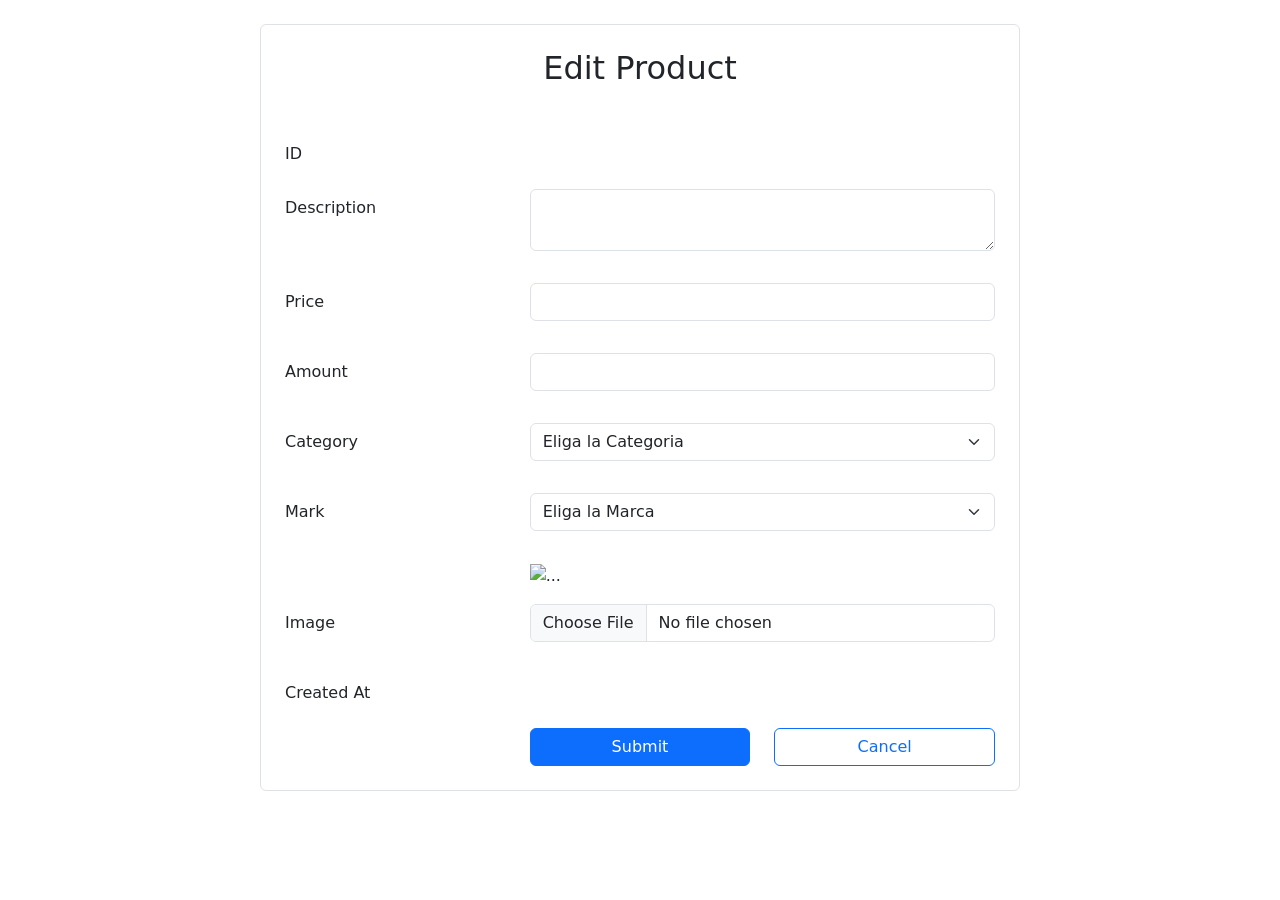
<file: Desarrollo de Sistemas Web II/Actividad 3/src/main/resources/templates/Products/EditProduct.html>
<!doctype html>
<html lang="en">
  <head>
    <meta charset="utf-8">
    <meta name="viewport" content="width=device-width, initial-scale=1">
    <title>Best Store</title>
    <link href="https://cdn.jsdelivr.net/npm/bootstrap@5.3.2/dist/css/bootstrap.min.css" rel="stylesheet" integrity="sha384-T3c6CoIi6uLrA9TneNEoa7RxnatzjcDSCmG1MXxSR1GAsXEV/Dwwykc2MPK8M2HN" crossorigin="anonymous">
  </head>
  <body>
    <div class="container">
      <div class="row">
      <div class="col-md-8 mx-auto rounded border p-4 m-4">
        <h2 class="text-center mb-5">Edit Product</h2>
        
        <form method="post" enctype="multipart/form-data" th:object="${productDto}">
          <div class="row mb-3">
                <label class="col-sm-4 col-form-label">ID</label>
                <div class="col-sm-8">
                    <input readonly class="form-control-plaintext" th:value="${product.id}" >
                </div>
              </div>


              <div class="row mb-3">
                <label class="col-sm-4 col-form-label">Description</label>
                <div class="col-sm-8">
                    <textarea class="form-control" th:field="${productDto.description}" th:value="${product.description}"></textarea>
                    <p th:if="${#fields.hasErrors('description')}" th:errorclass="text-danger" 
                      th:errors="${productDto.description}" ></p>
                      <p th:text="${productDto.price}"></p>
                </div>
              </div>
          
          <div class="row mb-3">
                <label class="col-sm-4 col-form-label">Price</label>
                <div class="col-sm-8">
                    <input class="form-control" th:field="${productDto.price}" >
                    <p th:if="${#fields.hasErrors('price')}" th:errorclass="text-danger" 
                      th:errors="${productDto.price}" ></p>
                </div>
              </div>

                            <div class="row mb-3">
                <label class="col-sm-4 col-form-label">Amount</label>
                <div class="col-sm-8">
                    <input class="form-control" th:field="${productDto.amount}" >
                    <p th:if="${#fields.hasErrors('amount')}" th:errorclass="text-danger" 
                      th:errors="${productDto.amount}" ></p>
                </div>
              </div>


              <div class="row mb-3">
                <label class="col-sm-4 col-form-label">Category</label>
                <div class="col-sm-8">
                  <select class="form-select" th:field="${productDto.category}">
                    <option value="">Eliga la Categoria</option>
                    <option th:each="category : ${categories}"
                      th:value="${category.id}"
                      th:text="${category.description}"
                      th:selected="${category.id==productDto.category.id}">
                    </option>
                  </select>
                    <p th:if="${#fields.hasErrors('category')}" th:errorclass="text-danger" 
                      th:errors="${productDto.category}" ></p>
                </div>
              </div>
              <div class="row mb-3">
                <label class="col-sm-4 col-form-label">Mark</label>
                <div class="col-sm-8">
                  <select class="form-select" th:field="${productDto.mark}">
                    <option value="">Eliga la Marca</option>
                    <option th:each="mark : ${marks}"
                      th:value="${mark.id}"
                      th:text="${mark.description}">
                    </option>
                  </select>
                    <p th:if="${#fields.hasErrors('mark')}" th:errorclass="text-danger" 
                      th:errors="${productDto.mark}" ></p>
                </div>
              </div>
              <div class="row mb-3">
                <div class="offset-sm-4 col-sm-8">
                    <img th:src="@{'/images/' + ${product.imageFileName}}" 
                      alt="..." width="150">
                </div>
              </div>


              <div class="row mb-3">
                <label class="col-sm-4 col-form-label">Image</label>
                <div class="col-sm-8">
                    <input class="form-control" type="file" th:field="${productDto.imageFile}">
                    <p th:if="${#fields.hasErrors('imageFile')}" th:errorclass="text-danger" 
                      th:errors="${productDto.imageFile}" ></p>
                </div>
              </div>
              
              <div class="row mb-3">
                <label class="col-sm-4 col-form-label">Created At</label>
                <div class="col-sm-8">
                  <input readonly class="form-control-plaintext" th:value="${product.createdAt}" >
                </div>
              </div>


              <div class="row">
                <div class="offset-sm-4 col-sm-4 d-grid">
                    <button type="submit" class="btn btn-primary">Submit</button>
                </div>
                <div class="col-sm-4 d-grid">
                    <a class="btn btn-outline-primary" href="/products" role="button">Cancel</a>
                </div>
              </div>
        </form>
      </div>
    </div>
    </div>
    <script src="https://cdn.jsdelivr.net/npm/bootstrap@5.3.2/dist/js/bootstrap.bundle.min.js" integrity="sha384-C6RzsynM9kWDrMNeT87bh95OGNyZPhcTNXj1NW7RuBCsyN/o0jlpcV8Qyq46cDfL" crossorigin="anonymous"></script>
  </body>
</html>
</file>
<file: Desarrollo de Sistemas Web II/css/styles.css>
/* styles.css */
body {
    font-family: 'Tenor Sans', sans-serif;
    letter-spacing: 0.5px;
}

/* Clases personalizadas */
.product-title {
    font-family: 'Tenor Sans', sans-serif;
    letter-spacing: 1px;
}

.card-img-container {
    height: 300px;
    overflow: hidden;
}

.card-img-container img {
    width: 100%;
    height: 100%;
    object-fit: cover;
    transition: transform 0.4s ease;
}

.card:hover .card-img-container img {
    transform: scale(1.05);
}
</file>
<file: Desarrollo de Sistemas Web I/Proyecto/Css/Style.css>
body{
    margin: 0;
    padding: 0;
    font-family: sans-serif;
    background-color: rgb(12, 9, 41);
    padding-bottom: 5rem;
  }
  
  h1,
  h2 {
    color: black;
    padding: 0rem 0;
    text-align: center;
    text-transform: uppercase;
    font-family: "Arial", cursive;
    letter-spacing: 1px;
  }

  p{
    font-family: Arial, Helvetica, sans-serif;
    font-size: 14px;
    letter-spacing: 1.4px;
    word-spacing: 2px;
    color: #000000;
    font-weight: normal;
    text-decoration: none;
    font-style: normal;
    font-variant: normal;
    text-transform: none;
  }

  label {
    font-family: arial, sans-serif;
    font-size: 12px;
    font-weight: bold;
    letter-spacing: 3.2pt;
    word-spacing: 3.8pt;
    color: black;
  }
  input[type="date"] {
    height: 38px;
    padding: 6px 10px;
    background-color: #fff;
    border: 1px solid #d1d1d1;
    border-radius: 4px;
    box-shadow: none;
    box-sizing: border-box;
  }

  input[type="submit"] {
    padding-top: 2rem 0;
    background-color:#59c4eb;
    border-radius:8px;
    display:inline-block;
    cursor:pointer;
    color:black;
    font-family:Arial;
    font-size:20px;
    padding:13px 32px;
  }

  input {
    height: 38px;
    padding: 6px 10px;
    background-color: #fff;
    border: 1px solid #d1d1d1;
    border-radius: 4px;
    box-shadow: none;
    box-sizing: border-box;
  }
  
  button{
      background-color:#59c4eb;
      border-radius:8px;
      display:inline-block;
      cursor:pointer;
      color:black;
      font-family:Arial;
      font-size:20px;
      padding:13px 32px;
  }
  
  .dive {
    height:580px;
    width: 800px;
    border: 5px solid #FFFFFF;
    border-radius: 10px;
    background-color: white;
    margin-top: 2rem;
    margin-left: 19rem;
  }

  .dive2 {
    height:580px;
    width: 800px;
    border: 5px solid #FFFFFF;
    border-radius: 10px;
    background-color: white;
    margin-top: 2rem;
    margin-left: 19rem;
  }
    
  #popUpBox{
    width: 500px;
    overflow: hidden;
    background: rgb(255, 243, 243);
    border-color: black;
    box-shadow: 0 0 10px black;
    border-radius: 10px;
    position: absolute;
    top: 50%;
    left: 50%;
    transform: translate(-50%, -50%);
    z-index: 9999;
    padding: 10px;
    text-align: center;
    display: none;
  }
</file>
